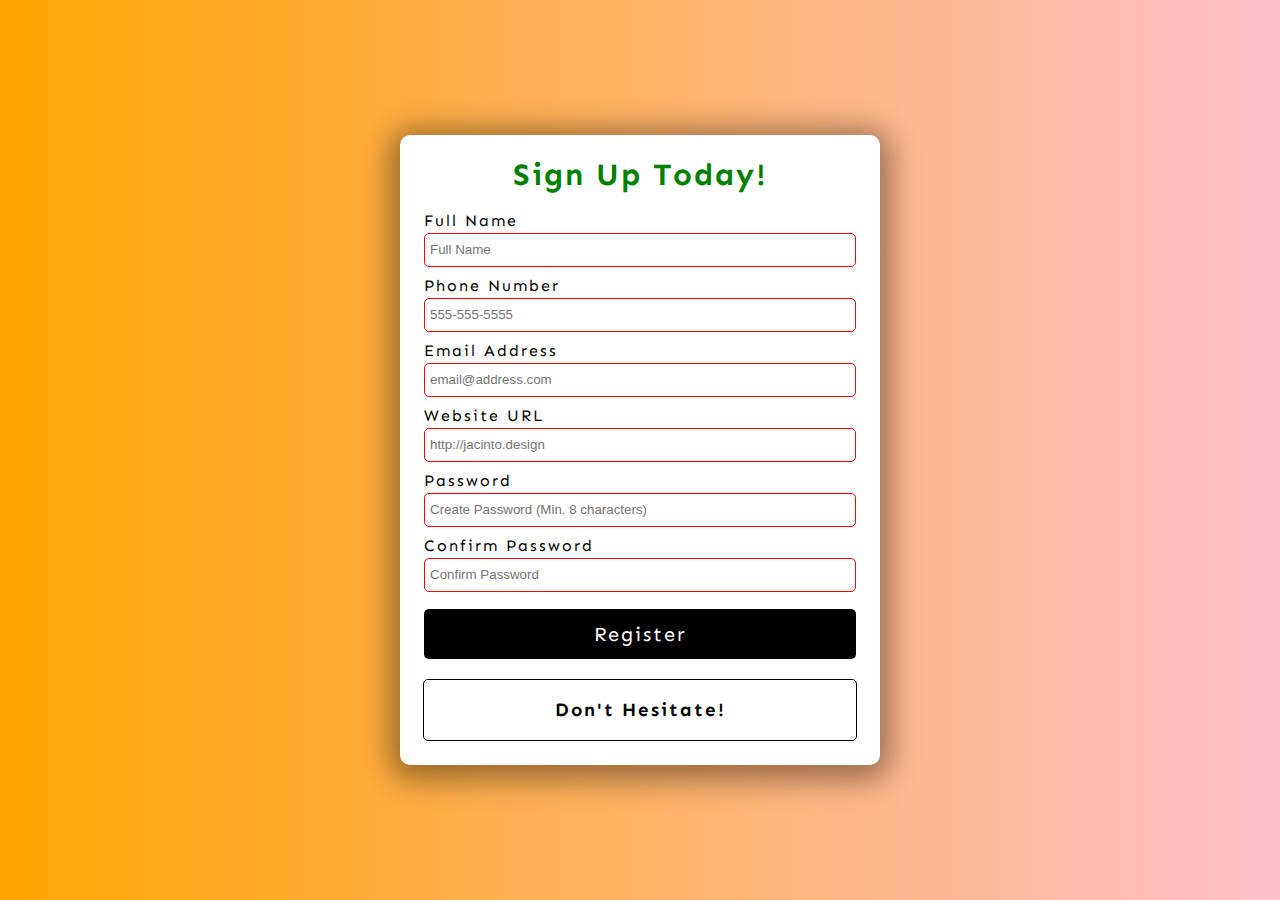
<file: form-validator/index.html>
<!DOCTYPE html>
<html lang="en">
<head>
    <meta charset="UTF-8">
    <meta name="viewport" content="width=device-width, initial-scale=1.0">
    <title>Form Validator</title>
    <link rel="icon" type="image/png" href="favicon.png">
    <link rel="stylesheet" href="style.css">
</head>
<body>
  <div class="container">
    <h1 class="btn">Sign Up Today!</h1>
    <!-- Form -->
    <form id="form">
      <!-- Full Name -->
      <div class="form-group">
        <label for="name">Full Name</label>
        <input type="text" id="name" name="name" 
               placeholder="Full Name" required minlength="3" maxlength="100">
      </div>
      <!-- Phone Number -->
      <div class="form-group">
        <label for="phone">Phone Number</label>
        <input type="number" id="phone" name="phone" 
               placeholder="555-555-5555" required pattern="[0-9]{3}-[0-9]{3}-[0-9]{4}">
      </div>
      <!-- Email Address -->
      <div class="form-group">
        <label for="email">Email Address</label>
        <input type="email" id="email" name="email" 
               placeholder="email@address.com" required>
      </div>
      <!-- Website URL -->
      <div class="form-group">
        <label for="website">Website URL</label>
        <input type="url" id="website" name="website" 
               placeholder="http://jacinto.design" required>
      </div>
      <!-- Password -->
      <div class="form-group">
        <label for="password1">Password</label>
        <input type="password" id="password1" placeholder="Create Password (Min. 8 characters)" 
               required pattern="^(?=.*\d)(?=.*[a-z])(?=.*[A-Z])(?=.*[a-zA-Z]).{8,}$"
               title="Please include at least 1 uppercase character, 1 lowercase character, and 1 number.">
      </div>
      <!-- Confirm Password -->
      <div class="form-group">
        <label for="password2">Confirm Password</label>
        <input type="password" id="password2" placeholder="Confirm Password"
               required pattern="^(?=.*\d)(?=.*[a-z])(?=.*[A-Z])(?=.*[a-zA-Z]).{8,}$" name="password">
      </div>
      <button type="submit">Register</button>
    </form>
    <!-- Error/Success Message -->
    <div class="message-container">
      <h3 id="message">Don't Hesitate!</h3>
    </div>
  </div>

  <!-- Script -->
  <script src="script.js"></script>
</body>
</html>
</file>
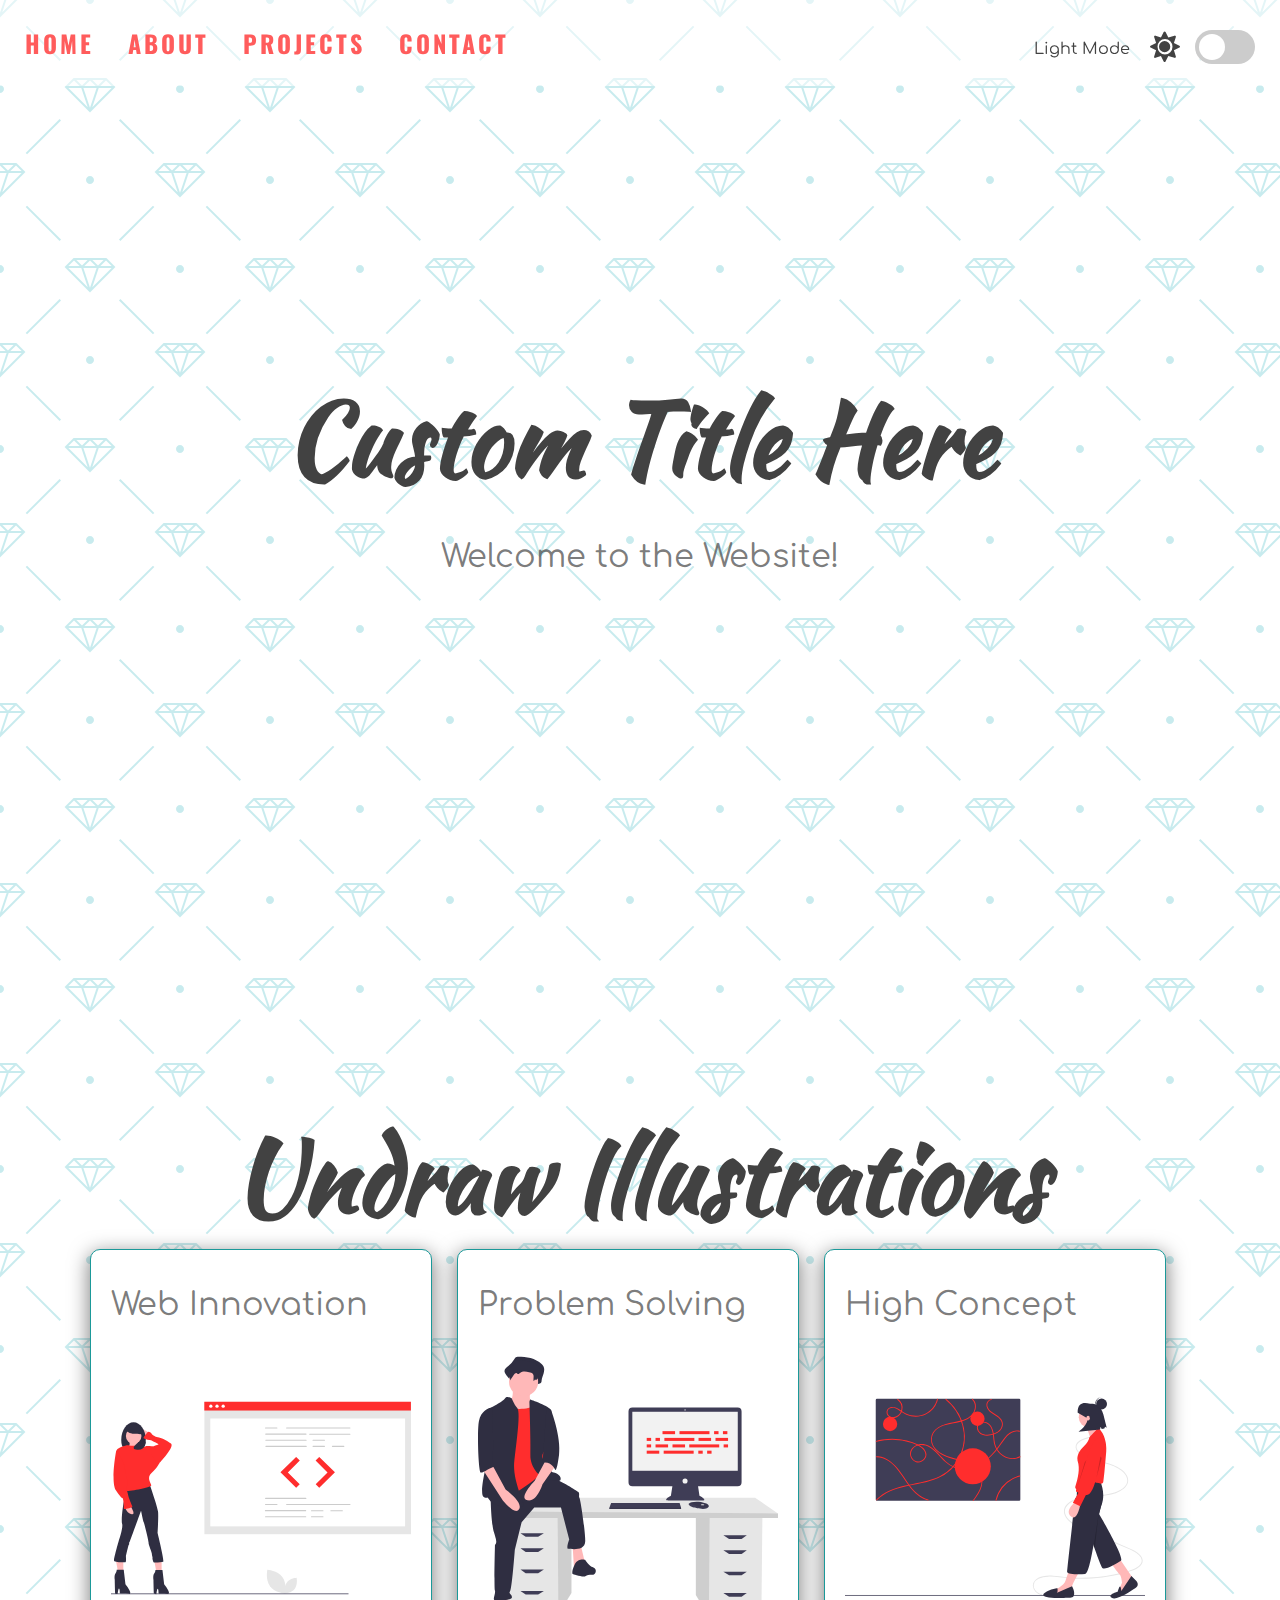
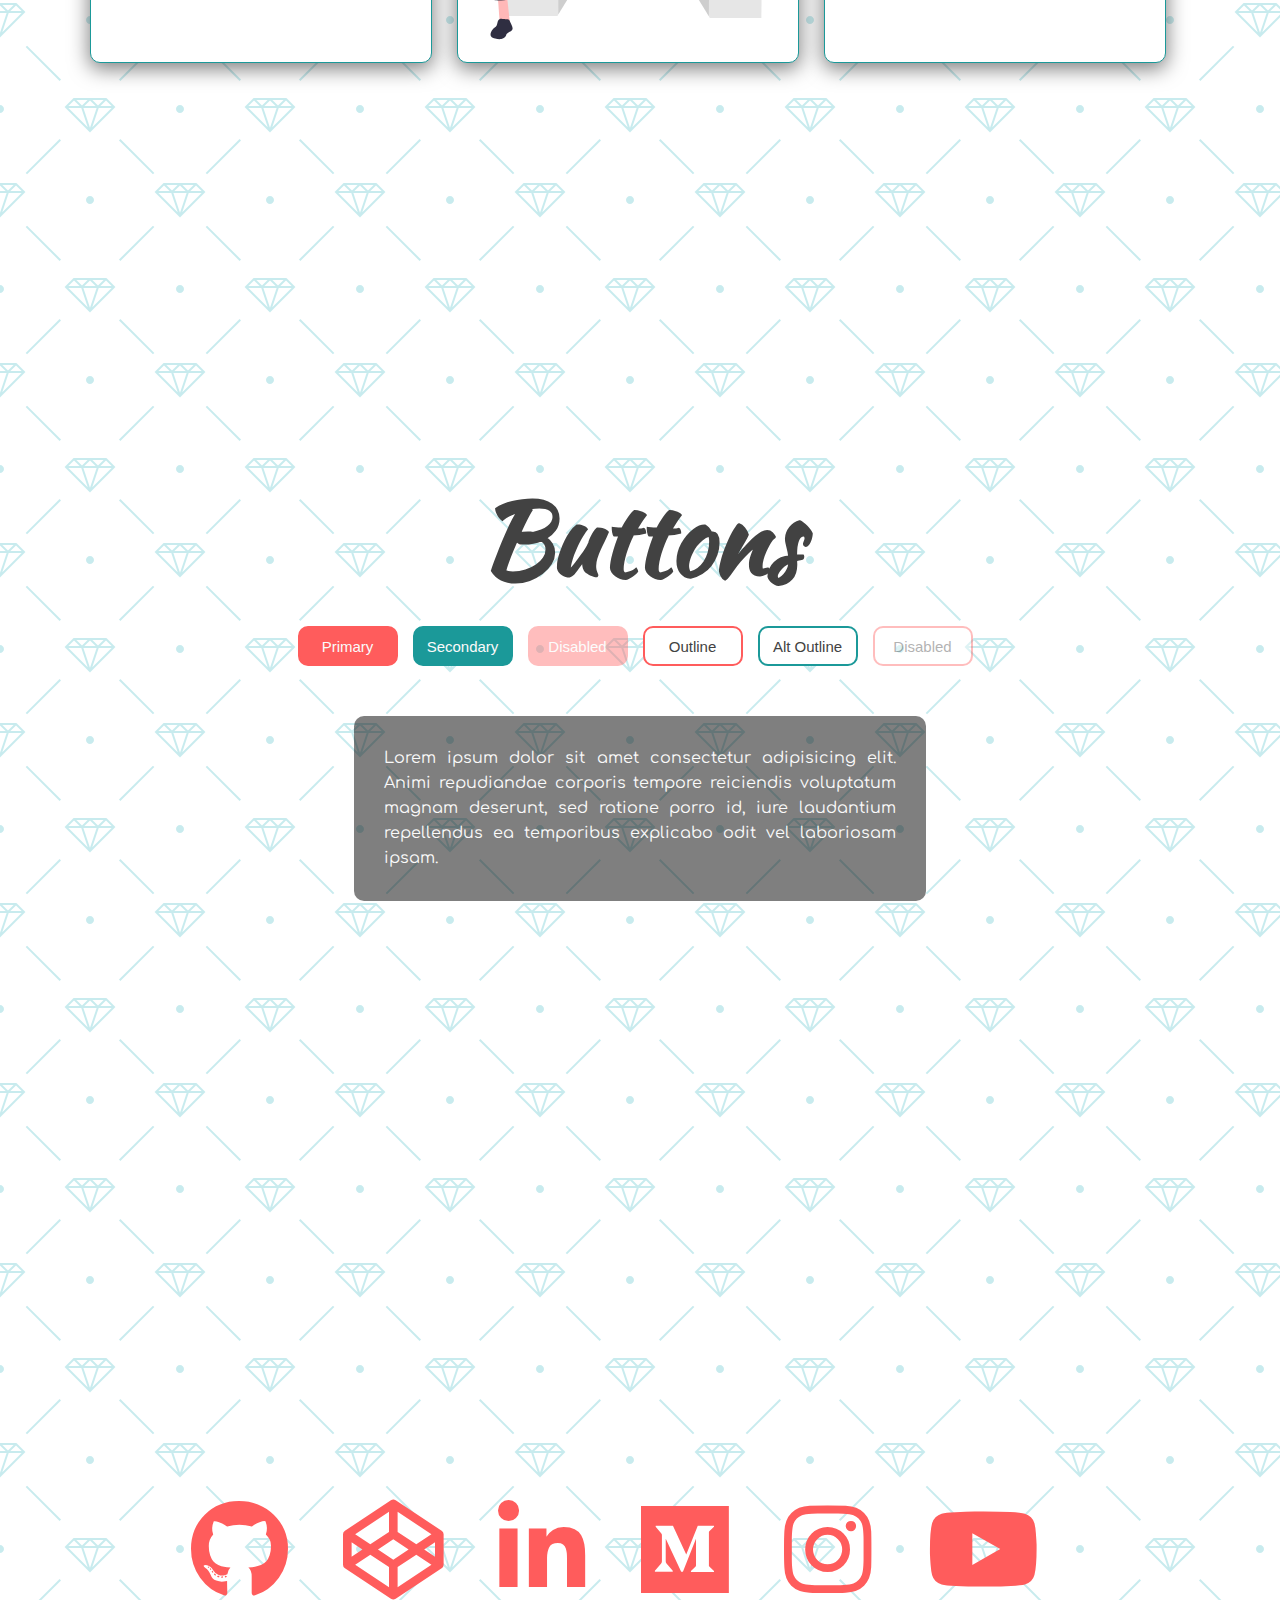
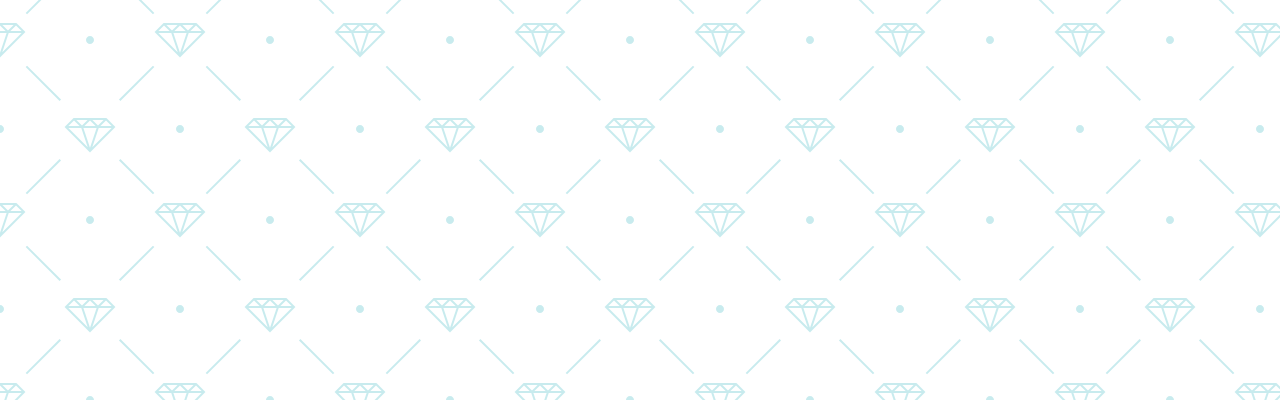
<file: light-dark-mode/index.html>
<!DOCTYPE html>
<html lang="en">
<head>
    <meta charset="UTF-8">
    <meta name="viewport" content="width=device-width, initial-scale=1.0">
    <title>Light Dark Mode</title>
    <link rel="icon" type="image/png" href="https://s2.googleusercontent.com/s2/favicons?domain=www.jacinto.design">
    <link rel="stylesheet" href="https://cdnjs.cloudflare.com/ajax/libs/font-awesome/5.10.2/css/all.min.css"/>
    <link rel="stylesheet" href="style.css">
</head>
<body>
    <!-- Dark Mode Switch -->
    <div class="theme-switch-wrapper">
        <span id="toggle-icon">
            <span class="toggle-text">Light Mode</span>
            <i class="fas fa-sun"></i>
        </span>
        <label class="theme-switch">
            <input type="checkbox">
            <div class="slider round"></div>
        </label>
    </div>
    <!-- Navigation -->
    <nav id="nav">
        <a href="#home">HOME</a>
        <a href="#about">ABOUT</a>
        <a href="#projects">PROJECTS</a>
        <a href="#contact">CONTACT</a>
    </nav>
    <!-- Home Section -->
    <section id="home">
        <div class="title-group">
            <h1>Custom Title Here</h1>
            <h2>Welcome to the Website!</h2>
        </div>
    </section>
    <!-- About Section -->
    <section id="about">
        <h1>Undraw Illustrations</h1>
        <div class="about-container">
            <div class="image-container">
                <h2>Web Innovation</h2>
                <img src="img/undraw_proud_coder_light.svg" alt="Proud Coder" id="image1">
            </div>
            <div class="image-container">
                <h2>Problem Solving</h2>
                <img src="img/undraw_feeling_proud_light.svg" alt="Proud Coder" id="image2">
            </div>
            <div class="image-container">
                <h2>High Concept</h2>
                <img src="img/undraw_conceptual_idea_light.svg" alt="Idea" id="image3">
            </div>
        </div>
    </section>
    <!-- Projects Section -->
    <section id="projects">
        <h1>Buttons</h1>
        <div class="buttons">
            <button class="primary">Primary</button>
            <button class="secondary">Secondary</button>
            <button class="primary" disabled>Disabled</button>
            <button class="outline">Outline</button>
            <button class="secondary outline">Alt Outline</button>
            <button class="outline" disabled>Disabled</button>
        </div>
        <div class="text-box" id="text-box">
            <p>Lorem ipsum dolor sit amet consectetur adipisicing elit. Animi repudiandae corporis tempore reiciendis voluptatum magnam deserunt, sed ratione porro id, iure laudantium repellendus ea temporibus explicabo odit vel laboriosam ipsam.</p>
        </div>
    </section>
    <!-- Contact Section -->
    <section id="contact">
        <div class="social-icons">
            <i class="fab fa-github"></i>
            <i class="fab fa-codepen"></i>
            <i class="fab fa-linkedin-in"></i>
            <i class="fab fa-medium"></i>
            <i class="fab fa-instagram"></i>
            <i class="fab fa-youtube"></i>
        </div>
    </section>
    <!-- Script -->
    <script src="script.js"></script>
</body>
</html>
</file>
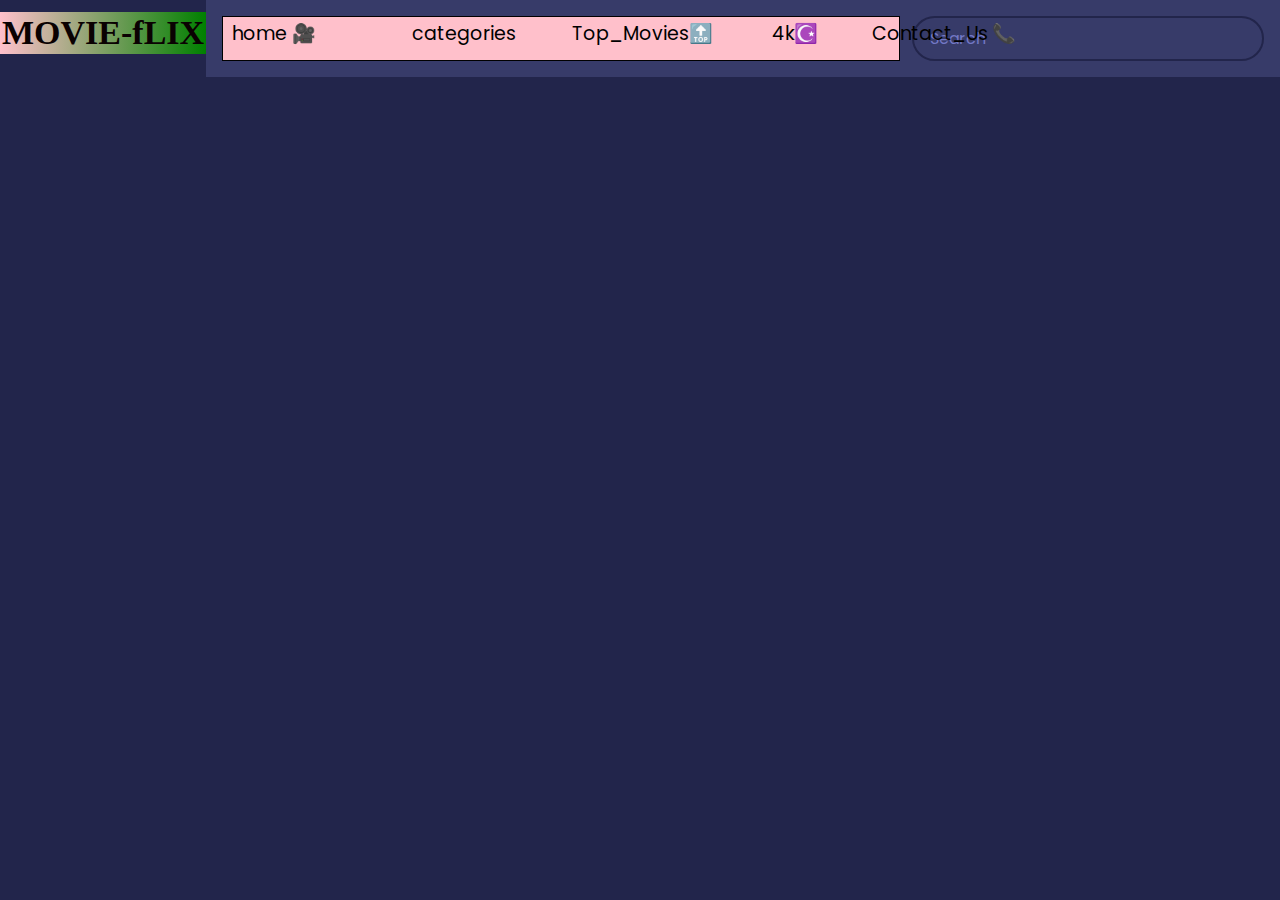
<file: movieapp/index.html>
<!DOCTYPE html>
<html lang="en">
  <head>
    <meta charset="UTF-8" />
    <meta name="viewport" content="width=device-width, initial-scale=1.0" />
    <link rel="stylesheet" href="style.css" />
    <title>Movie App</title>
  </head>
  <body>
    <h1>MOVIE-fLIX</h1>
    <header>
  <div class="m">
    <div class="div">
      <li class="hm">home</li><li class="h">🎥</li>
      <li class="li">categories</li>
      <li class="top">Top_Movies🔝</li>
      <li class="k">4k☪️</li>
      <li class="co">Contact_Us</li>
      <li class="s">📞</li>
     </div>
  </div>
      <form id="form">
        <input type="text" id="search" class="search" placeholder="Search">
      </form>
    </header>

    <main id="main"></main>

    <script src="script.js"></script>
  </body>
</html>
</file>
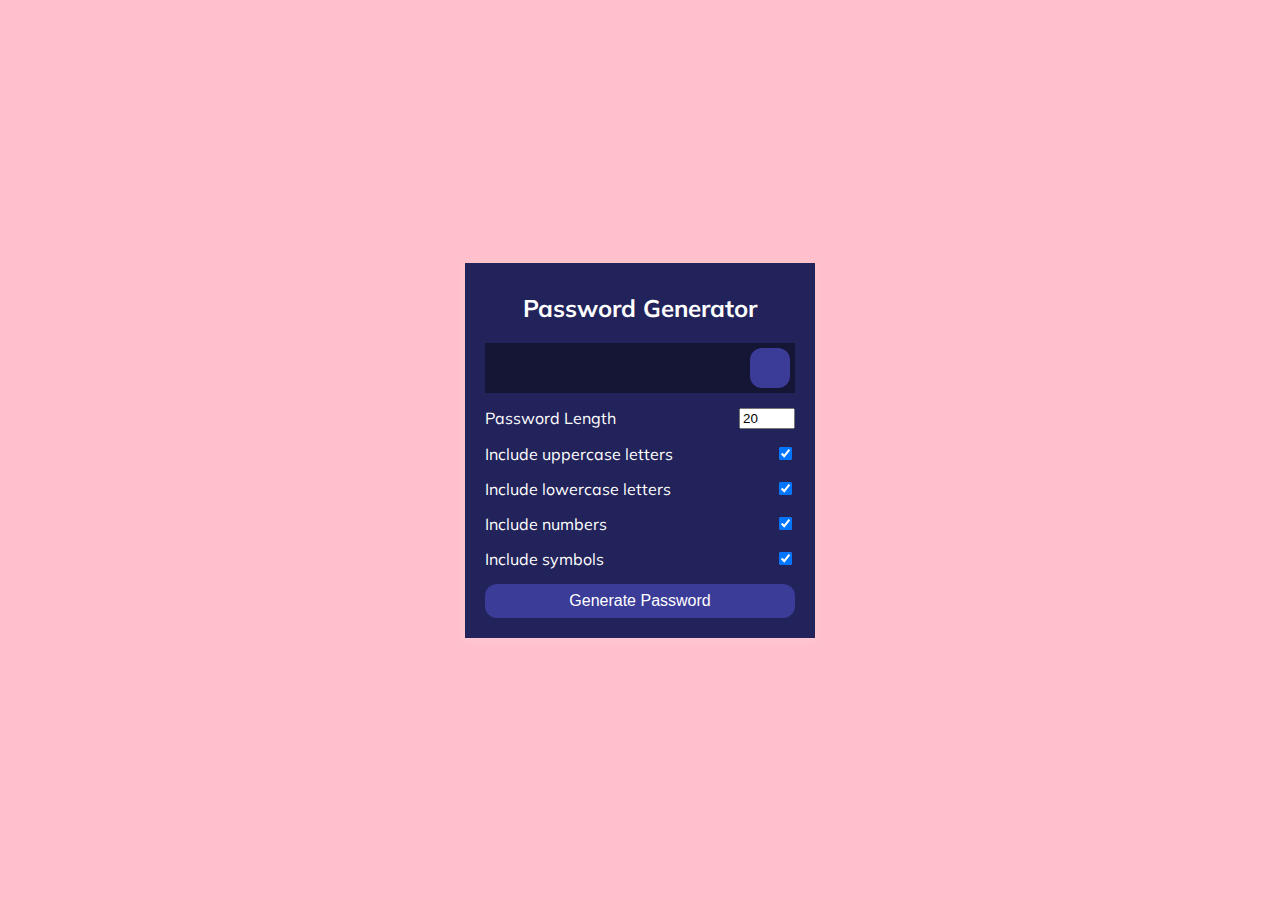
<file: password-generator/index.html>
<!DOCTYPE html>
<html lang="en">
  <head>
    <meta charset="UTF-8" />
    <meta name="viewport" content="width=device-width, initial-scale=1.0" />
    <link rel="stylesheet" href="https://cdnjs.cloudflare.com/ajax/libs/font-awesome/5.14.0/css/all.min.css" integrity="sha512-1PKOgIY59xJ8Co8+NE6FZ+LOAZKjy+KY8iq0G4B3CyeY6wYHN3yt9PW0XpSriVlkMXe40PTKnXrLnZ9+fkDaog==" crossorigin="anonymous" />
    <link rel="stylesheet" href="style.css" />
    <title>Password Generator</title>
  </head>
  <body>
    <div class="container">
      <h2>Password Generator</h2>
      <div class="result-container">
        <span id="result"></span>
        <button class="btn" id="clipboard">
          <i class="far fa-clipboard"></i>
        </button>
      </div>
      <div class="settings">
        <div class="setting">
          <label>Password Length</label>
          <input type="number" id="length" min="4" max="20" value="20">
        </div>
        <div class="setting">
          <label>Include uppercase letters</label>
          <input type="checkbox" id="uppercase" checked>
        </div>
        <div class="setting">
          <label>Include lowercase letters</label>
          <input type="checkbox" id="lowercase" checked>
        </div>
        <div class="setting">
          <label>Include numbers</label>
          <input type="checkbox" id="numbers" checked>
        </div>
        <div class="setting">
          <label>Include symbols</label>
          <input type="checkbox" id="symbols" checked>
        </div>
      </div>

      <button class="btn btn-large" id="generate">
        Generate Password
      </button>
    </div>
    <script src="script.js"></script>
  </body>
</html>
</file>
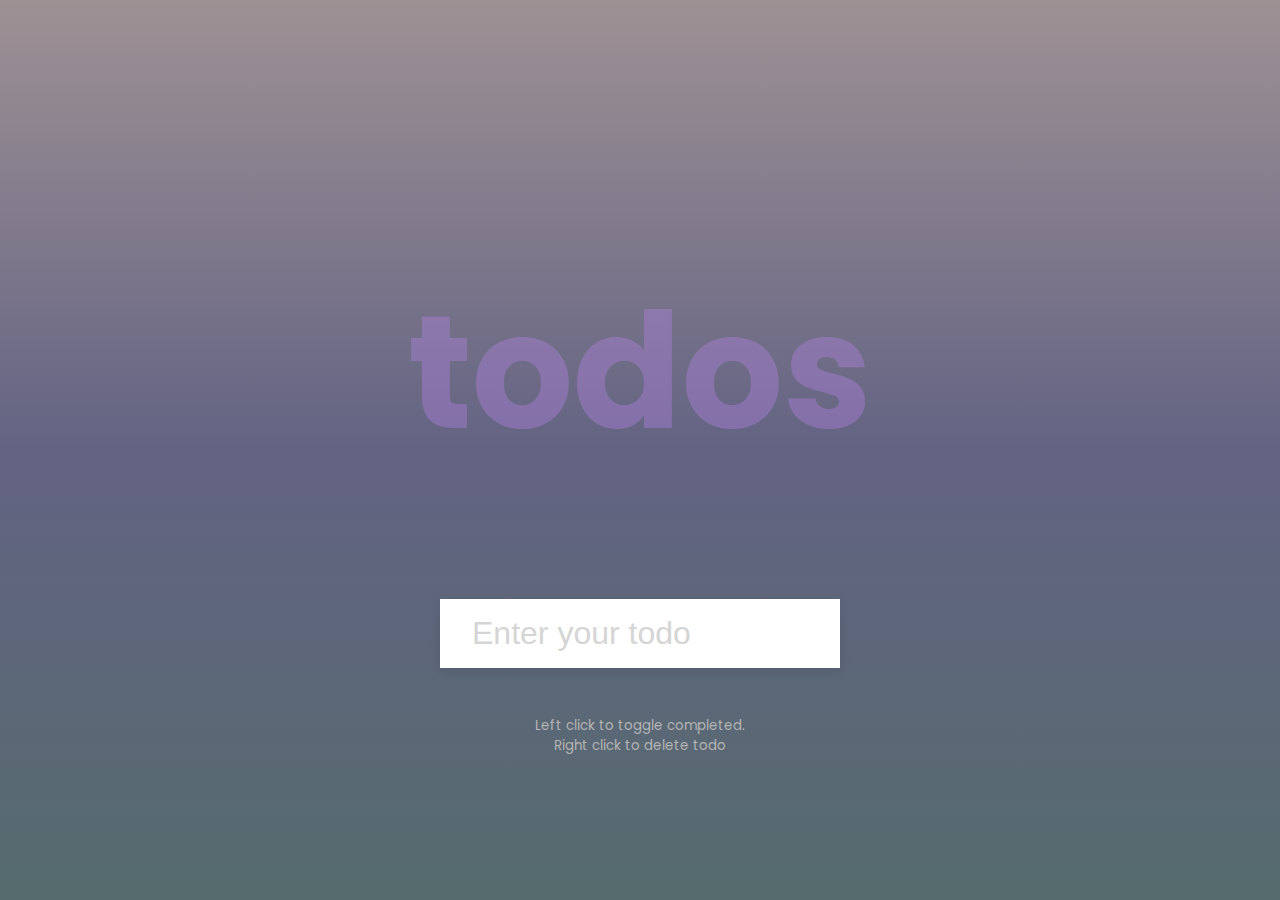
<file: todolist/todo.html>
<!DOCTYPE html>
<html lang="en">
  <head>
    <meta charset="UTF-8" />
    <meta name="viewport" content="width=device-width, initial-scale=1.0" />
    <link rel="stylesheet" href="style.css" />
    <title>Todo List</title>
  </head>
  <body>
    <h1>todos</h1>
    <form id="form">
      <input type="text" class="input" id="input" placeholder="Enter your todo" autocomplete="off">

      <ul class="todos" id="todos"></ul>
    </form>
    <small>Left click to toggle completed. <br> Right click to delete todo</small>

    <script src="script.js"></script>
  </body>
</html>
</file>
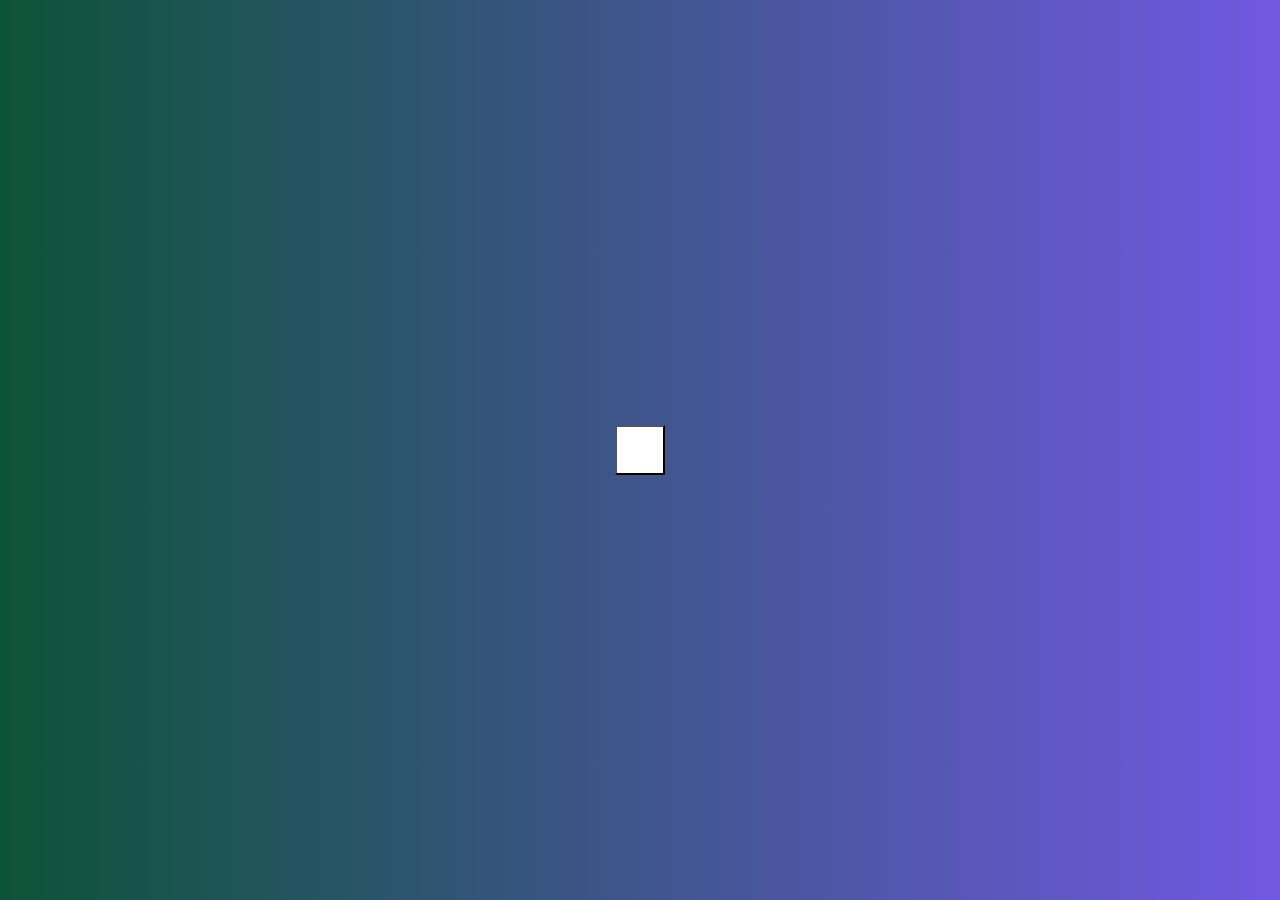
<file: IOS ICON/3d BOX/3d.html>
<!DOCTYPE html>
<html lang="en">
  <head>
    <meta charset="UTF-8" />
    <meta name="viewport" content="width=device-width, initial-scale=1.0" />
    <link rel="stylesheet" href="https://cdnjs.cloudflare.com/ajax/libs/font-awesome/5.14.0/css/all.min.css" integrity="sha512-1PKOgIY59xJ8Co8+NE6FZ+LOAZKjy+KY8iq0G4B3CyeY6wYHN3yt9PW0XpSriVlkMXe40PTKnXrLnZ9+fkDaog==" crossorigin="anonymous" />
    <link rel="stylesheet" href="3d.css" />
    <title>Hidden Search</title>
  </head>
  <body>
    <div class="search">
      <input type="text" class="input" placeholder="Search...">
      <button class="btn">
        <i class="fas fa-search"></i>
      </button>
    </div>
    <script src="3d.js"></script>
  </body>
</html>
</file>
<file: form-validator/style.css>
@import url("https://fonts.googleapis.com/css?family=Sen&display=swap");

html {
  box-sizing: border-box;
}

body {
  margin: 0;
  min-height: 100vh;
  font-family: Sen, sans-serif;
  letter-spacing: 2px;
  display: flex;
  align-items: center;
  justify-content: center;
background-image: linear-gradient(to left,pink,orange);
}

.container {
  width: 480px;
  height: 630px;
  background: white;
  display: flex;
  flex-direction: column;
  align-items: center;
  border-radius: 10px;
  box-shadow: 0 5px 30px 10px rgba(0, 0, 0, 0.4);
}

/* Form */
form {
  width: 90%;
}

.form-group {
  height: 65px;
}

label {
  position: relative;
  bottom: 3px;
}

input {
  width: 100%;
  height: 34px;
  padding: 5px;
  border: 1px solid black;
  border-radius: 5px;
  outline: none;
  box-sizing: border-box;
  transition: all 0.3s;
}

input:valid {
  border: 1px solid green;
}

input:invalid {
  border: 1px solid red;
}

button {
  cursor: pointer;
  color: white;
  background: black;
  border: none;
  border-radius: 5px;
  height: 50px;
  width: 100%;
  font-family: Sen, sans-serif;
  font-size: 20px;
  letter-spacing: 2px;
  margin-top: 5px;
}

button:hover {
  filter: brightness(200%);
  background: rgb(9, 161, 35);
}

button:focus {
  outline: none;
}

.message-container {
  border: 1px solid black;
  border-radius: 5px;
  width: 90%;
  margin-top: 20px;
  display: flex;
  justify-content: center;
  color: black;
}
.btn{
    color:green;
   font-size: 31px;
}
</file>
<file: light-dark-mode/style.css>
@import url('https://fonts.googleapis.com/css2?family=Comfortaa&family=Kaushan+Script&family=Oswald&display=swap');

:root {
  --primary-color: rgb(255, 92, 92);
  --primary-variant: #ff2d2d;
  --secondary-color: #1b9999;
  --on-primary: rgb(250, 250, 250);
  --on-background: rgb(66, 66, 66);
  --on-background-alt: rgba(66, 66, 66, 0.7);
  --background: rgb(255, 255, 255);
  --box-shadow: 0 5px 20px 1px rgba(0, 0, 0, 0.5);
}

[data-theme="dark"] {
  --primary-color: rgb(150, 65, 255);
  --primary-variant: #6c63ff;
  --secondary-color: #03dac5;
  --on-primary: #000;
  --on-background: rgba(255, 255, 255, 0.9);
  --on-background-alt: rgba(255, 255, 255, 0.7);
  --background: #121212;
}

html {
  box-sizing: border-box;
  scroll-behavior: smooth;
}

body {
  margin: 0;
  color: var(--on-background);
  font-family: Comfortaa, sans-serif;
  background-color: var(--background);
  background-image: url("data:image/svg+xml,%3Csvg width='180' height='180' viewBox='0 0 180 180' xmlns='http://www.w3.org/2000/svg'%3E%3Cpath d='M81.28 88H68.413l19.298 19.298L81.28 88zm2.107 0h13.226L90 107.838 83.387 88zm15.334 0h12.866l-19.298 19.298L98.72 88zm-32.927-2.207L73.586 78h32.827l.5.5 7.294 7.293L115.414 87l-24.707 24.707-.707.707L64.586 87l1.207-1.207zm2.62.207L74 80.414 79.586 86H68.414zm16 0L90 80.414 95.586 86H84.414zm16 0L106 80.414 111.586 86h-11.172zm-8-6h11.173L98 85.586 92.414 80zM82 85.586L87.586 80H76.414L82 85.586zM17.414 0L.707 16.707 0 17.414V0h17.414zM4.28 0L0 12.838V0h4.28zm10.306 0L2.288 12.298 6.388 0h8.198zM180 17.414L162.586 0H180v17.414zM165.414 0l12.298 12.298L173.612 0h-8.198zM180 12.838L175.72 0H180v12.838zM0 163h16.413l.5.5 7.294 7.293L25.414 172l-8 8H0v-17zm0 10h6.613l-2.334 7H0v-7zm14.586 7l7-7H8.72l-2.333 7h8.2zM0 165.414L5.586 171H0v-5.586zM10.414 171L16 165.414 21.586 171H10.414zm-8-6h11.172L8 170.586 2.414 165zM180 163h-16.413l-7.794 7.793-1.207 1.207 8 8H180v-17zm-14.586 17l-7-7h12.865l2.333 7h-8.2zM180 173h-6.613l2.334 7H180v-7zm-21.586-2l5.586-5.586 5.586 5.586h-11.172zM180 165.414L174.414 171H180v-5.586zm-8 5.172l5.586-5.586h-11.172l5.586 5.586zM152.933 25.653l1.414 1.414-33.94 33.942-1.416-1.416 33.943-33.94zm1.414 127.28l-1.414 1.414-33.942-33.94 1.416-1.416 33.94 33.943zm-127.28 1.414l-1.414-1.414 33.94-33.942 1.416 1.416-33.943 33.94zm-1.414-127.28l1.414-1.414 33.942 33.94-1.416 1.416-33.94-33.943zM0 85c2.21 0 4 1.79 4 4s-1.79 4-4 4v-8zm180 0c-2.21 0-4 1.79-4 4s1.79 4 4 4v-8zM94 0c0 2.21-1.79 4-4 4s-4-1.79-4-4h8zm0 180c0-2.21-1.79-4-4-4s-4 1.79-4 4h8z' fill='%2349bdc9' fill-opacity='0.3' fill-rule='evenodd'/%3E%3C/svg%3E");
}

section {
  min-height: 100vh;
  display: flex;
  justify-content: center;
  align-items: center;
  flex-direction: column;
}

h1 {
  font-family: Kaushan Script, sans-serif;
  font-size: 100px;
  margin-bottom: 0;
}

h2 {
  color: var(--on-background-alt);
  font-size: 32px;
  font-weight: normal;
}

/* Navigation */
nav {
  z-index: 10;
  position: fixed;
  font-family: Oswald, sans-serif;
  font-size: 24px;
  letter-spacing: 3px;
  padding: 25px;
  width: 100vw;
  background: rgb(255 255 255 / 50%);
}

a {
  margin-right: 25px;
  color: var(--primary-color);
  text-decoration: none;
  border-bottom: 3px solid transparent;
  font-weight: bold;
}

a:hover,
a:focus {
  color: var(--on-background);
  border-bottom: 3px solid;
}

/* Home Section */
.title-group {
  text-align: center;
}

/* About Section */
.about-container {
  display: flex;
}

.image-container {
  border: 1px solid var(--secondary-color);
  border-radius: 10px;
  padding: 10px 20px;
  margin-right: 25px;
  width: auto;
  background: var(--background);
  box-shadow: var(--box-shadow);
}

img {
  height: 300px;
  width: 300px;
}

/* Projects Section */
.buttons {
  margin-top: 15px;
  margin-bottom: 50px;
}

button {
  min-width: 100px;
  height: 40px;
  cursor: pointer;
  border-radius: 10px;
  margin-right: 10px;
  border: 2px solid var(--primary-color);
  font-size: 15px;
  outline: none;
}

button:disabled {
  opacity: 0.4;
  cursor: default;
}

button:hover:not(.outline) {
  filter: brightness(110%);
}

.primary {
  background: var(--primary-color);
  color: var(--on-primary);
}

.secondary {
  border: 2px solid var(--secondary-color);
}

.secondary,
.secondary:hover,
.outline.secondary:hover {
  background: var(--secondary-color);
  color: var(--on-primary);
}

.outline {
  background: var(--background);
  color: var(--on-background);
}

.outline:hover {
  background: var(--primary-color);
  color: var(--on-primary);
}

.text-box {
  width: 40%;
  text-align: justify;
  background: rgb(0 0 0 / 50%);
  color: var(--on-primary);
  border-radius: 10px;
  padding: 30px;
}

p {
  margin: 0;
  line-height: 25px;
}

/* Contact Section */
.fab {
  font-size: 100px;
  margin-right: 50px;
  cursor: pointer;
  color: var(--primary-color);
}

.fab:hover {
  color: var(--on-background);
}

/* Dark Mode Toggle */
.theme-switch-wrapper {
  display: flex;
  align-items: center;
  z-index: 100;
  position: fixed;
  right: 25px;
  top: 30px;
}

.theme-switch-wrapper span {
  margin-right: 10px;
  font-size: 1rem;
}

.toggle-text {
  position: relative;
  top: -4px;
  right: 5px;
  color: var(--on-background);
}

.theme-switch {
  display: inline-block;
  height: 34px;
  position: relative;
  width: 60px;
}

.theme-switch input {
  display: none;
}

.slider {
  background: #ccc;
  bottom: 0;
  cursor: pointer;
  left: 0;
  position: absolute;
  right: 0;
  top: 0;
  transition: 0.4s;
}

.slider::before {
  background: #fff;
  bottom: 4px;
  content: "";
  height: 26px;
  left: 4px;
  position: absolute;
  transition: 0.4s;
  width: 26px;
}

input:checked + .slider {
  background: var(--primary-color);
}

input:checked + .slider::before {
  transform: translateX(26px);
}

.slider.round {
  border-radius: 34px;
}

.slider.round::before {
  border-radius: 50%;
}

.fas {
  font-size: 30px;
  margin-right: 5px;
}
</file>
<file: movieapp/style.css>
@import url('https://fonts.googleapis.com/css2?family=Poppins:wght@200;400&display=swap');

:root {
  --primary-color: #22254b;
  --secondary-color: #373b69;
}

* {
  box-sizing: border-box;
}

body {
  background-color: var(--primary-color);
  font-family: 'Poppins', sans-serif;
  margin: 0;
}

header {
  padding: 1rem;
  display: flex;
  justify-content: flex-end;
  background-color: var(--secondary-color);
}

.search {
  background-color: transparent;
  border: 2px solid var(--primary-color);
  border-radius: 50px;
  font-family: inherit;
  font-size: 1rem;
  padding: 0.5rem 1rem;
  color: #fff;
}

.search::placeholder {
  color: #7378c5;
}

.search:focus {
  outline: none;
  background-color: var(--primary-color);
}

main {
  display: flex;
  flex-wrap: wrap;
  justify-content: center;
}

.movie {
  width: 300px;
  margin: 1rem;
  background-color: var(--secondary-color);
  box-shadow: 0 4px 5px rgba(0, 0, 0, 0.2);
  position: relative;
  overflow: hidden;
  border-radius: 3px;
}

.movie img {
  width: 100%;
}

.movie-info {
  color: #eee;
  display: flex;
  align-items: center;
  justify-content: space-between;
  gap:0.2rem;
  padding: 0.5rem 1rem 1rem;
  letter-spacing: 0.5px;
}

.movie-info h3 {
  margin-top: 0;
}

.movie-info span {
  background-color: var(--primary-color);
  padding: 0.25rem 0.5rem;
  border-radius: 3px;
  font-weight: bold;
}

.movie-info span.green {
  color: lightgreen;
}

.movie-info span.orange {
  color: orange;
}

.movie-info span.red {
  color: red;
}

.overview {
  background-color: #fff;
  padding: 2rem;
  position: absolute;
  left: 0;
  bottom: 0;
  right: 0;
  max-height: 100%;
  transform: translateY(101%);
  overflow-y: auto;
  transition: transform 0.3s ease-in;
}

.movie:hover .overview {
  transform: translateY(0);
}

H1{
  color: rgb(10, 1, 2);
  float: left;
  font-size: 34px;
  padding: 2px;
  background-image: linear-gradient(to left,green,pink);
  border-style: none;
  margin-top: 12px;
  font-family: 'Times New Roman', Times, serif;

}
/* .ul{
 display: flex;
 margin-top: 0px;
 float: left;
 position: relative;
 right: 230px;

}
.ul {
  justify-content:center;
 font-size: 23px;
 list-style: none;
 word-spacing: 3px;
 justify-content: space-between;
}
.li{
  text-align: center;
  justify-content: space-between;
  text
} */
.div li{
  float: left;
  text-align: center;
  justify-content: center;
  list-style: none;
  position: absolute;
  right: 1000px;
  padding: 2px;
  cursor: pointer;
  justify-content: space-around;
  color: black;
  font-size: 19px;

}
.hm{
  position: relative;
  left: 230px;
}
.li{
position: relative;
left: 410px;
padding: 2px;
}
.top{
  position: relative;
left: 570px;
padding: 2px;
}
.k{
  position: relative;
  left: 770px;
  padding: 2px;
}
.co{
  position: relative;
  left: 870px;
  padding: 2px;
}
.s{
  position: relative;
  left: 990px;
 
}
.m{
  border: 1px solid;
  width: 1000px;
  background-color: pink;
  left: 0px;
  margin-left: 0px;
  margin-right: 12px;
}
.h{
  position: relative;
  left: 290px;
}
</file>
<file: password-generator/style.css>
@import url('https://fonts.googleapis.com/css?family=Muli&display=swap');

* {
  box-sizing: border-box;
}

body {
background-color: pink;
  color: #fff;
  font-family: 'Muli', sans-serif;
  display: flex;
  flex-direction: column;
  align-items: center;
  justify-content: center;
  height: 100vh;
  overflow: hidden;
  padding: 10px;
  margin: 0;
}

h2 {
  margin: 10px 0 20px;
  text-align: center;
}

.container {
  background-color: #23235b;
  box-shadow: 0px 2px 10px rgba(255, 255, 255, 0.2);
  padding: 20px;
  width: 350px;
  max-width: 100%;
}

.result-container {
  background-color: rgba(0, 0, 0, 0.4);
  display: flex;
  justify-content: flex-start;
  align-items: center;
  position: relative;
  font-size: 18px;
  letter-spacing: 1px;
  padding: 12px 10px;
  height: 50px;
  width: 100%;
}

.result-container #result {
  word-wrap: break-word;
  max-width: calc(100% - 40px);
  overflow-y: scroll;
  height: 100%;
}

#result::-webkit-scrollbar {
  width: 1rem;
}

.result-container .btn {
  position: absolute;
  top: 5px;
  right: 5px;
  width: 40px;
  height: 40px;
  font-size: 20px;
}

.btn {
  border: none;
  background-color: #3b3b98;
  color: #fff;
  font-size: 16px;
  padding: 8px 12px;
  cursor: pointer;
  border-radius: 12px;
}

.btn-large {
  display: block;
  width: 100%;
}

.setting {
  display: flex;
  justify-content: space-between;
  align-items: center;
  margin: 15px 0;
}
</file>
<file: todolist/style.css>
@import url('https://fonts.googleapis.com/css2?family=Poppins:wght@200;400&display=swap');

* {
  box-sizing: border-box;
}

body {
  background-color: #f5f5f5;
  color: #444;
  font-family: 'Poppins', sans-serif;
  display: flex;
  flex-direction: column;
  align-items: center;
  justify-content: center;
  height: 100vh;
  margin: 0;
}

h1 {
  color: rgb(179, 131, 226);
  font-size: 10rem;
  text-align: center;
  opacity: 0.4;
}

form {
  box-shadow: 0 4px 10px rgba(0, 0, 0, 0.1);
  max-width: 100%;
  width: 400px;
}

.input {
  border: none;
  color: #444;
  font-size: 2rem;
  padding: 1rem 2rem;
  display: block;
  width: 100%;
}

.input::placeholder {
  color: #d5d5d5;
}

.input:focus {
  outline-color: rgb(179, 131, 226);
}

.todos {
  background-color: #ebdcdc;
  padding: 0;
  margin: 0;
  list-style-type: none;
}
body{
    background-image: linear-gradient(rgb(158, 145, 148),rgb(99, 99, 131),rgb(85, 107, 109));
}
.todos li {
  border-top: 1px solid #e5e5e5;
  cursor: pointer;
  font-size: 1.5rem;
  padding: 1rem 2rem;
}

.todos li.completed {
  color: #b6b6b6;
  text-decoration: line-through;
}

small {
  color: #b5b5b5;
  margin-top: 3rem;
  text-align: center;
}
</file>
<file: IOS ICON/3d BOX/3d.css>
@import url('https://fonts.googleapis.com/css2?family=Roboto:wght@400;700&display=swap');

* {
  box-sizing: border-box;
}

body {
  background-image: linear-gradient(90deg, #0d5338, #7158e2);
  font-family: 'Roboto', sans-serif;
  display: flex;
  align-items: center;
  justify-content: center;
  height: 100vh;
  overflow: hidden;
  margin: 0;
}

.search {
  position: relative;
  height: 50px;
}

.search .input {
  background-color: #dab5b5;
  border: 1rem;
  border-radius: 12px;
  font-size: 18px;
  padding: 15px;
  height: 50px;
  width: 50px;
  transition: width 0.3s ease;
}

.btn {
  background-color: #fff;
  

  cursor: pointer;
  font-size: 24px;
  position: absolute;
  top: 0;
  left: 0;
  height: 50px;
  width: 50px;
  /* transition: transform 0.3s ease; */
  /* border-radius: 32px; */
}

.btn:focus,
.input:focus {
  outline: none;
}

.search.active .input {
  width: 200px;
}

.search.active .btn {
  transform: translateX(198px);
}
</file>
